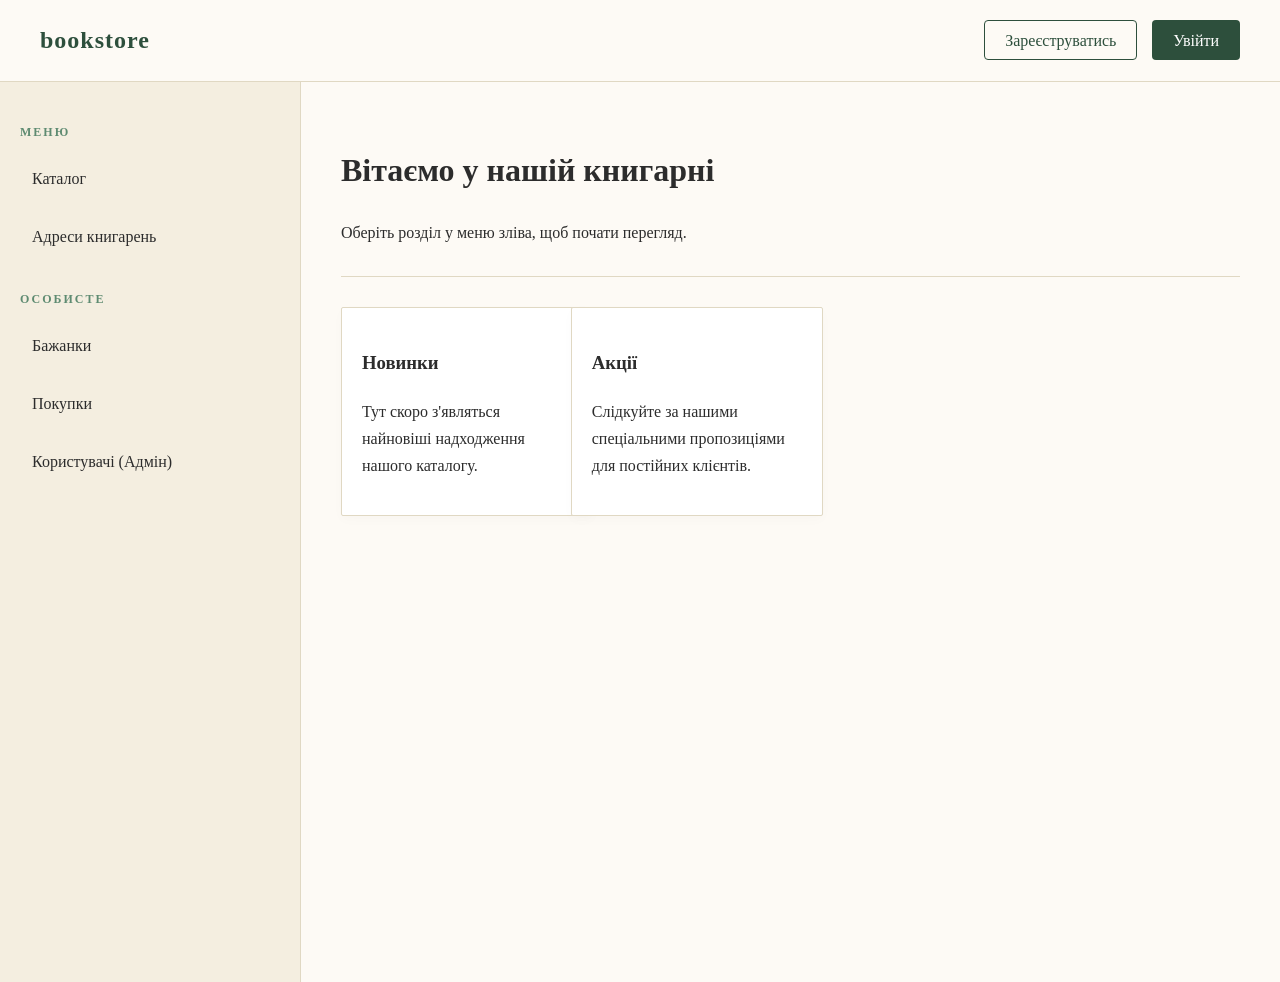
<file: index.html>
<!DOCTYPE html>
<html lang="uk">
<head>
    <meta charset="UTF-8">
    <meta name="viewport" content="width=device-width, initial-scale=1.0">
    <title>Головна | Bookstore</title>
    <link rel="stylesheet" href="css/main.css">
</head>
<body>
    <header class="header-bar">
        <div class="logo">bookstore</div>
        <div class="auth-nav">
            <a href="register.html" class="btn-outline">Зареєструватись</a>
            <a href="login.html" class="btn-primary" style="width: auto;">Увійти</a>
        </div>
    </header>

    <div class="main-layout">
        <aside class="sidebar">
            <nav>
                <div class="sidebar-title">Меню</div>
                <ul class="sidebar-nav">
                    <li class="sidebar-nav-item"><a href="#" class="sidebar-nav-link">Каталог</a></li>
                    <li class="sidebar-nav-item"><a href="#" class="sidebar-nav-link">Адреси книгарень</a></li>
                </ul>

                <div class="sidebar-title" style="margin-top: 30px;">Особисте</div>
                <ul class="sidebar-nav">
                    <li class="sidebar-nav-item"><a href="#" class="sidebar-nav-link">Бажанки</a></li>
                    <li class="sidebar-nav-item"><a href="#" class="sidebar-nav-link">Покупки</a></li>
                    <li class="sidebar-nav-item"><a href="users.html" class="sidebar-nav-link">Користувачі (Адмін)</a></li>
                </ul>
            </nav>
        </aside>

        <main class="content-area">
            <h1>Вітаємо у нашій книгарні</h1>
            <p>Оберіть розділ у меню зліва, щоб почати перегляд.</p>
            
            <div class="section-divider"></div>
            
            <div style="display: grid; grid-template-columns: repeat(auto-fill, minmax(200px, 1fr)); gap: 20px;">
                <div class="user-card-detail" style="margin: 0; padding: 20px;">
                    <h3>Новинки</h3>
                    <p>Тут скоро з'являться найновіші надходження нашого каталогу.</p>
                </div>
                <div class="user-card-detail" style="margin: 0; padding: 20px;">
                    <h3>Акції</h3>
                    <p>Слідкуйте за нашими спеціальними пропозиціями для постійних клієнтів.</p>
                </div>
            </div>
        </main>
    </div>
</body>
</html>
</file>
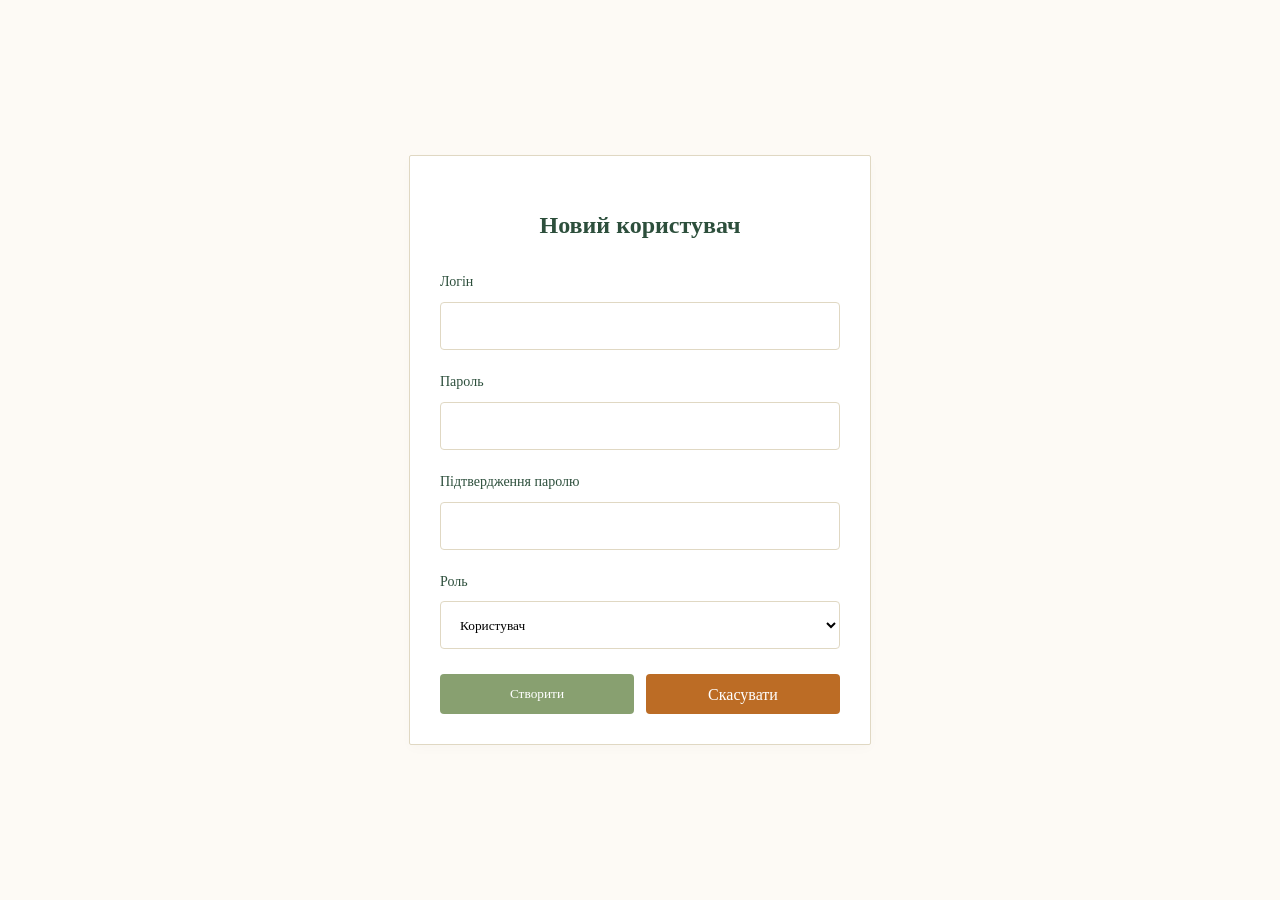
<file: create-user.html>
<!doctype html>
<html lang="uk">
<head>
    <meta charset="utf-8">
    <meta name="viewport" content="width=device-width, initial-scale=1">
    <title>Створити користувача</title>
    <link rel="stylesheet" href="css/main.css">
</head>
<body>
    <main class="main-content">
        <section class="auth-card">
            <h1>Новий користувач</h1>
            <form action="users.html">
                <div class="form-group">
                    <label>Логін</label>
                    <input type="text" name="username" required>
                </div>
                <div class="form-group">
                    <label>Пароль</label>
                    <input type="password" name="password" required>
                </div>
                <div class="form-group">
                    <label>Підтвердження паролю</label>
                    <input type="password" name="confirm" required>
                </div>
                <div class="form-group">
                    <label>Роль</label>
                    <select name="role">
                        <option value="regular" selected>Користувач</option>
                        <option value="admin">Адміністратор</option>
                    </select>
                </div>
                <div class="form-actions">
                    <button type="submit" class="btn-success">Створити</button>
                    <a href="users.html" class="btn-danger">Скасувати</a>
                </div>
            </form>
        </section>
    </main>
</body>
</html>
</file>
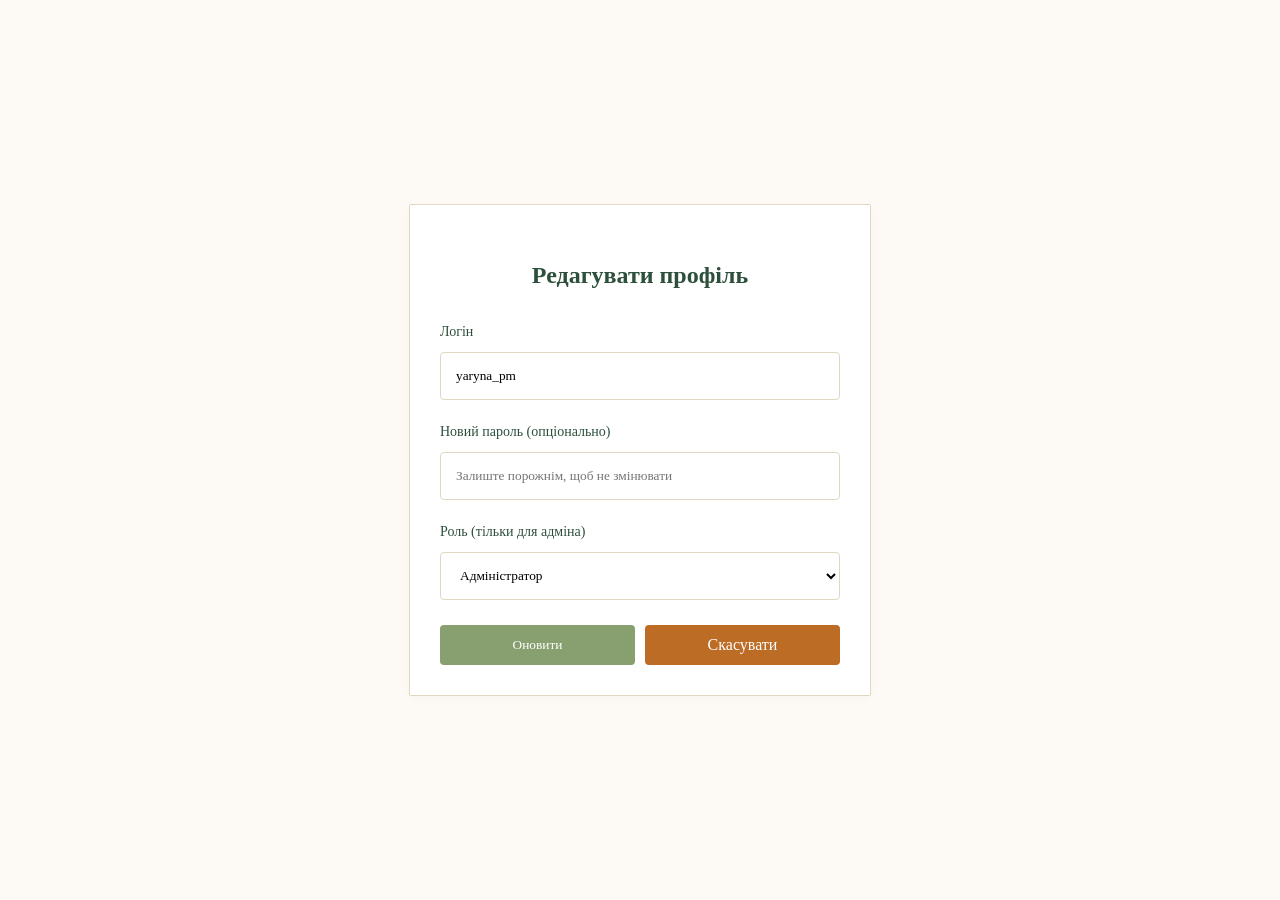
<file: edit-user.html>
<!DOCTYPE html>
<html lang="uk">
<head>
    <meta charset="UTF-8">
    <meta name="viewport" content="width=device-width, initial-scale=1">
    <title>Редагувати користувача | Bookstore</title>
    <link rel="stylesheet" href="css/main.css">
</head>
<body>
    <main class="main-content">
        <section class="auth-card">
            <h1>Редагувати профіль</h1>
            <form action="users.html">
                <div class="form-group">
                    <label>Логін</label>
                    <input type="text" name="username" value="yaryna_pm">
                </div>
                <div class="form-group">
                    <label>Новий пароль (опціонально)</label>
                    <input type="password" name="password" placeholder="Залиште порожнім, щоб не змінювати">
                </div>
                <div class="form-group">
                    <label>Роль (тільки для адміна)</label>
                    <select name="role">
                        <option value="admin" selected>Адміністратор</option>
                        <option value="regular">Користувач</option>
                    </select>
                </div>
                <div style="display: flex; gap: 10px; margin-top: 25px;">
                    <button type="submit" class="btn-success btn-block">Оновити</button>
                    <a href="users.html" class="btn-danger btn-block" style="line-height: 44px; text-align: center; text-decoration: none;">Скасувати</a>
                </div>
            </form>
        </section>
    </main>
</body>
</html>
</file>
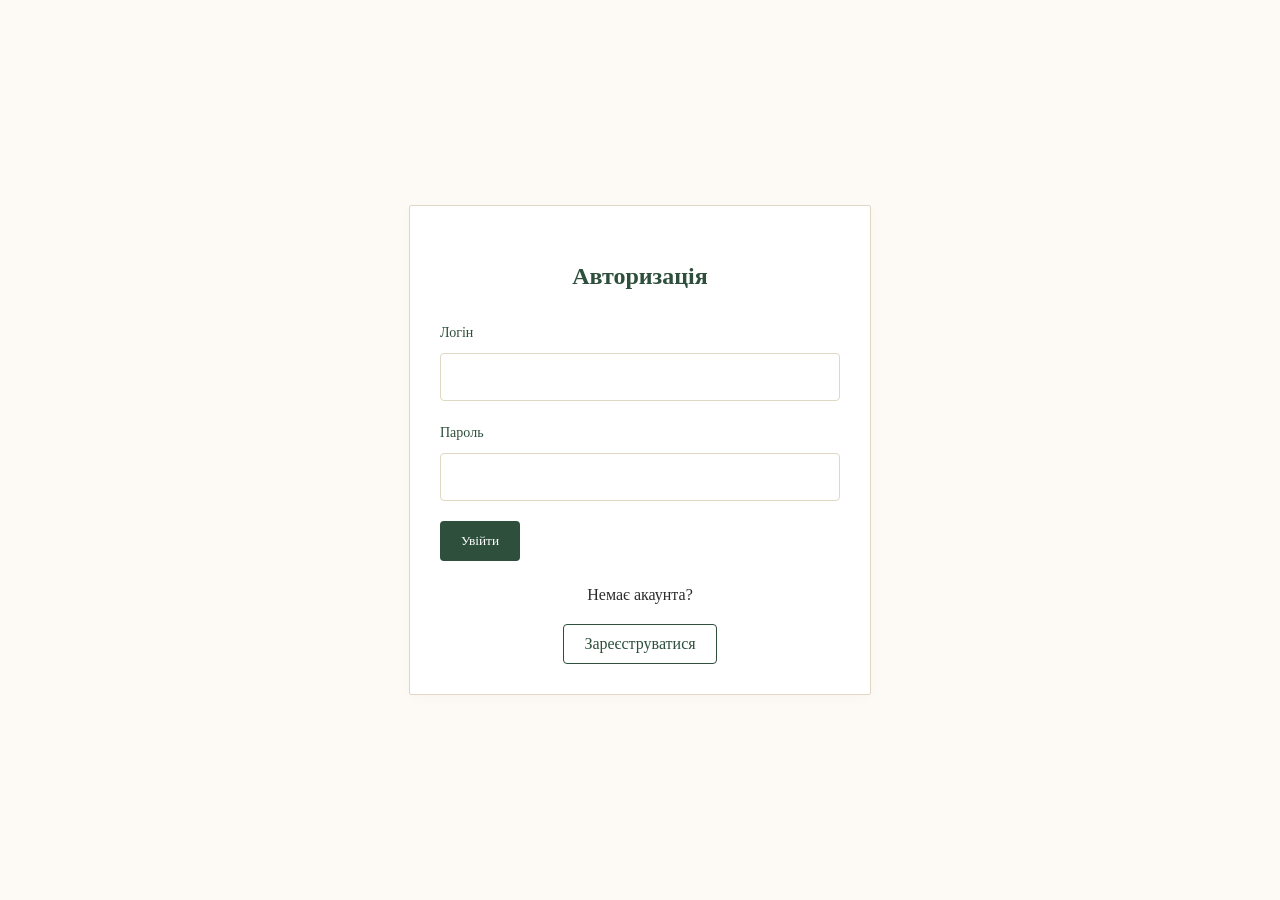
<file: login.html>
<!doctype html>
<html lang="uk">
<head>
    <meta charset="utf-8">
    <meta name="viewport" content="width=device-width, initial-scale=1">
    <title>Вхід | bookstore</title>
    <link rel="stylesheet" href="css/main.css">
</head>
<body>
    <main class="main-content">
        <section class="auth-card">
            <h1>Авторизація</h1>
            <form action="index.html">
                <div class="form-group">
                    <label>Логін</label>
                    <input type="text" name="login" required>
                </div>
                <div class="form-group">
                    <label>Пароль</label>
                    <input type="password" name="password" required>
                </div>
                <button type="submit" class="btn-primary">Увійти</button>
            </form>
            <div class="text-center" style="margin-top: 20px;">
                <p>Немає акаунта?</p>
                <a href="register.html" class="btn-outline">Зареєструватися</a>
            </div>
        </section>
    </main>
</body>
</html>
</file>
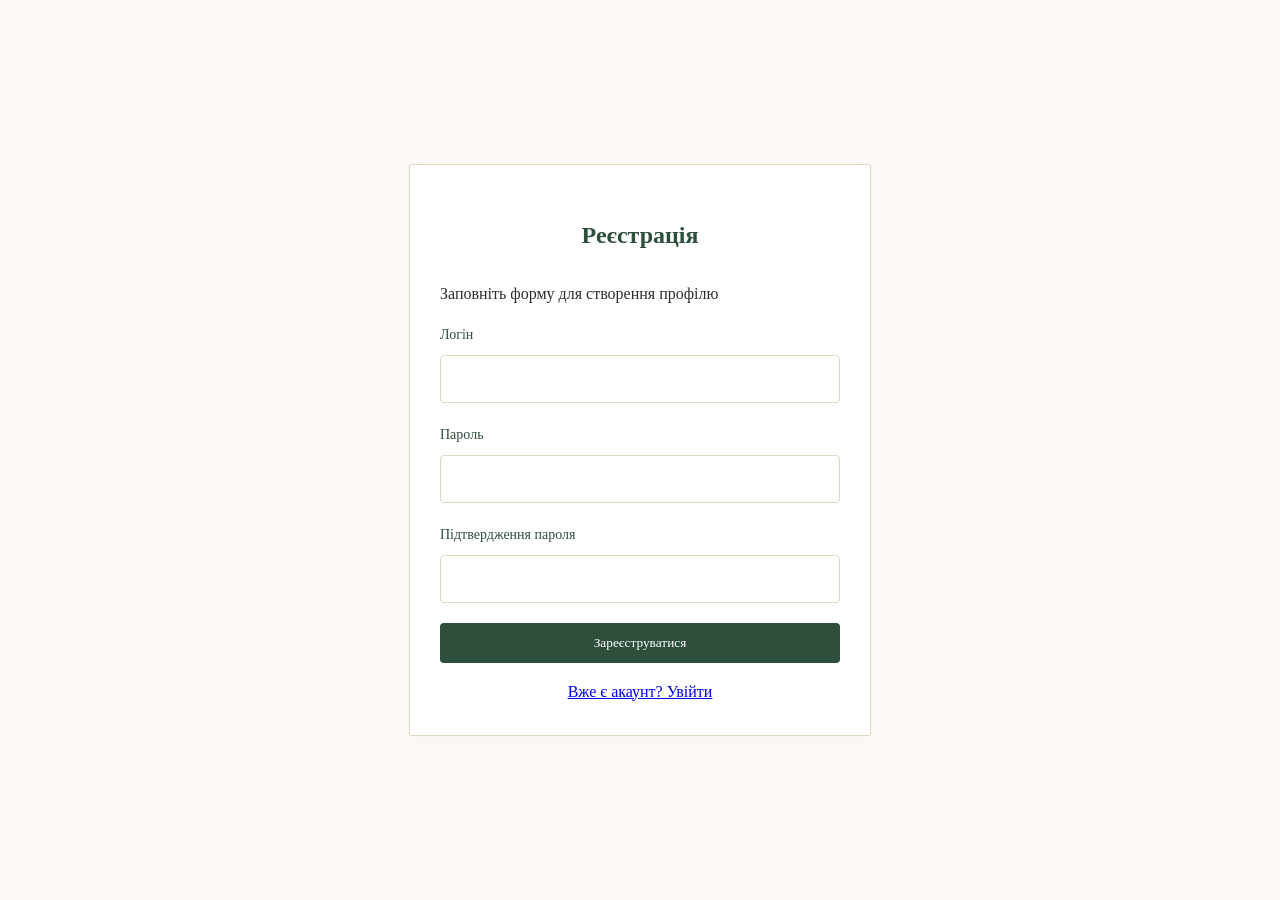
<file: register.html>
<!doctype html>
<html lang="uk">
<head>
    <meta charset="utf-8">
    <meta name="viewport" content="width=device-width, initial-scale=1">
    <title>Реєстрація | bookstore</title>
    <link rel="stylesheet" href="css/main.css">
</head>
<body>
    <main class="main-content">
        <section class="auth-card">
            <h1>Реєстрація</h1>
            <p class="auth-description">
                Заповніть форму для створення профілю
            </p>
            <form action="index.html">
                <div class="form-group">
                    <label>Логін</label>
                    <input type="text" name="username" required>
                </div>
                <div class="form-group">
                    <label>Пароль</label>
                    <input type="password" name="password" required>
                </div>
                <div class="form-group">
                    <label>Підтвердження пароля</label>
                    <input type="password" name="confirm" required>
                </div>
                <button type="submit" class="btn-primary btn-block">
                    Зареєструватися
                </button>
            </form>
            <a href="index.html" class="auth-link" style="display: block; text-align: center; margin-top: 15px;">
                Вже є акаунт? Увійти
            </a>
        </section>
    </main>
</body>
</html>
</file>
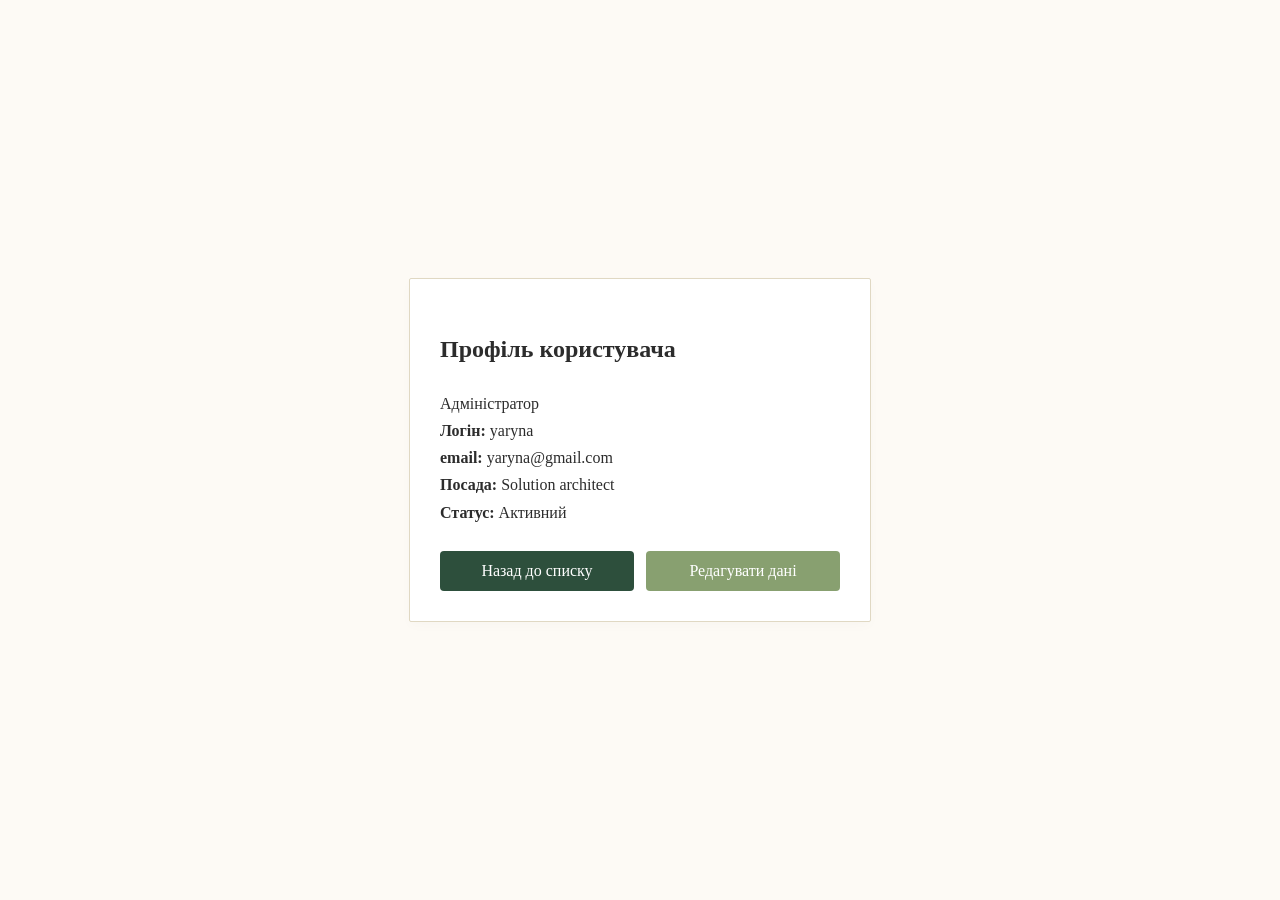
<file: user-detail.html>
<!doctype html>
<html lang="uk">
<head>
    <meta charset="utf-8">
    <meta name="viewport" content="width=device-width, initial-scale=1">
    <title>Профіль користувача | bookstore</title>
    <link rel="stylesheet" href="css/main.css">
</head>
<body>
    <main class="main-content">
        <section class="user-card-detail">
            <h1>Профіль користувача</h1>
            <span class="role-badge role-badge-admin">
                Адміністратор
            </span>
           
            <article class="user-info">
                <div class="info-group">
                    <strong>Логін:</strong>
                    <span>yaryna</span>
                </div>
                <div class="info-group">
                    <strong>email:</strong>
                    <span>yaryna@gmail.com</span>
                </div>
                <div class="info-group">
                    <strong>Посада:</strong>
                    <span>Solution architect</span>
                </div>
                <div class="info-group">
                    <strong>Статус:</strong>
                    <span class="status-active">Активний</span>
                </div>
            </article>

            <div class="form-actions">
                <a href="users.html" class="btn-primary">Назад до списку</a>
                <a href="edit-user.html" class="btn-success">Редагувати дані</a>
            </div>
        </section>
    </main>
</body>
</html>
</file>
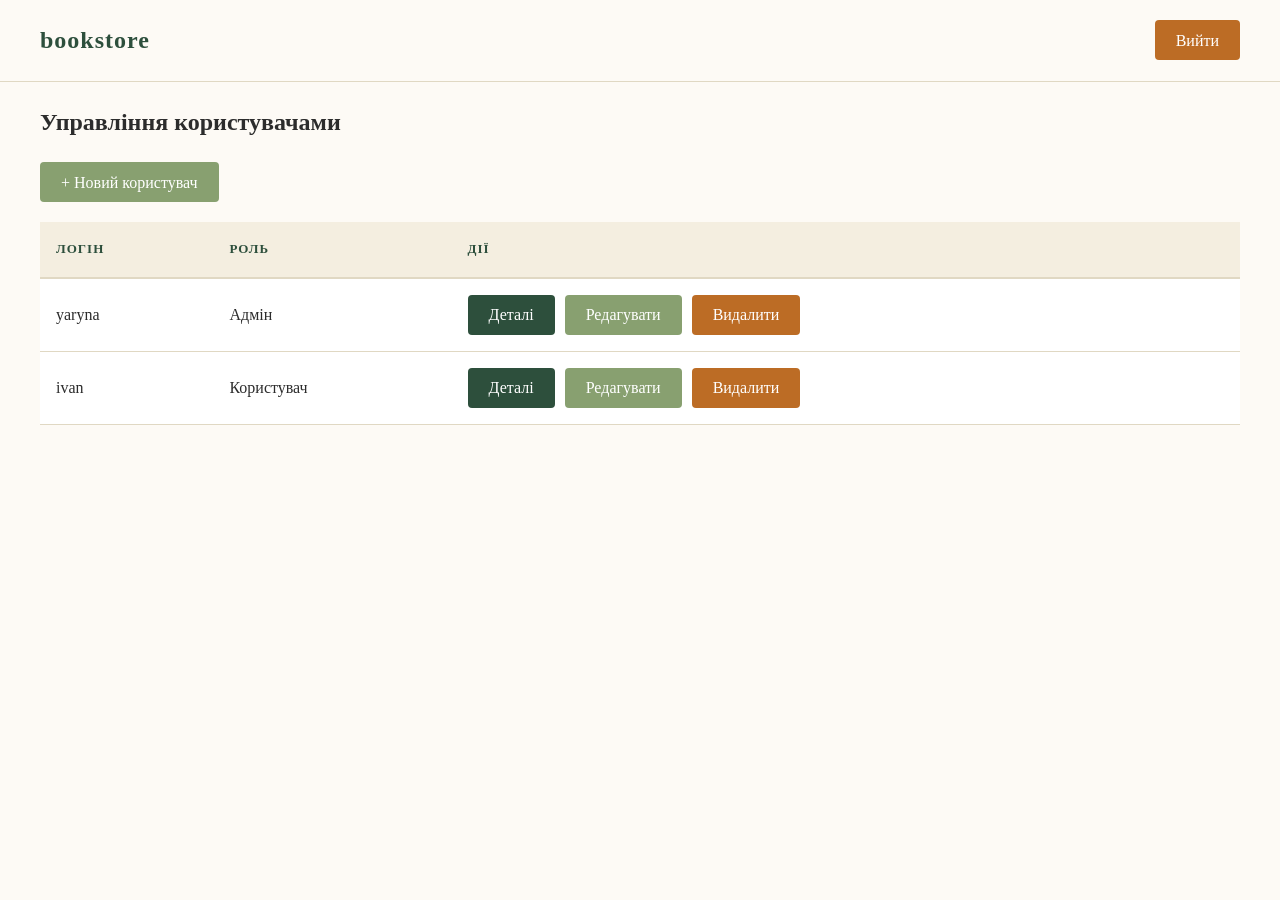
<file: users.html>
<!doctype html>
<html lang="uk">
<head>
    <meta charset="utf-8">
    <meta name="viewport" content="width=device-width, initial-scale=1">
    <title>Користувачі | bookstore</title>
    <link rel="stylesheet" href="css/main.css">
</head>
<body>
    <header class="container header-bar">
        <div class="logo">
            bookstore
        </div>
        <a href="login.html" class="btn-danger header-btn">Вийти</a>
    </header>

    <main class="container">
        <section class="management-wrapper">
            <header class="management-header">
                <h1>Управління користувачами</h1>
                <a href="create-user.html" class="btn-success">
                    + Новий користувач
                </a>
            </header>

            <table class="user-table">
                <thead>
                    <tr>
                        <th>Логін</th>
                        <th>Роль</th>
                        <th>Дії</th>
                    </tr>
                </thead>
                <tbody>
                    <tr>
                        <td>yaryna</td>
                        <td>
                            <span class="role-badge role-badge-admin">Адмін</span>
                        </td>
                        <td>
                            <div class="action-buttons">
                                <a href="user-detail.html" class="btn-primary">Деталі</a>
                                <a href="edit-user.html" class="btn-success">Редагувати</a>
                                <a href="users.html" class="btn-danger">Видалити</a>
                            </div>
                        </td>
                    </tr>
                    <tr>
                        <td>ivan</td>
                        <td>
                            <span class="role-badge role-badge-regular">Користувач</span>
                        </td>
                        <td>
                            <div class="action-buttons">
                                <a href="user-detail.html" class="btn-primary">Деталі</a>
                                <a href="edit-user.html" class="btn-success">Редагувати</a>
                                <a href="users.html" class="btn-danger">Видалити</a>
                            </div>
                        </td>
                    </tr>
                </tbody>
            </table>
        </section>
    </main>
</body>
</html>
</file>
<file: css/main.css>
html {
  -webkit-box-sizing: border-box;
          box-sizing: border-box;
}

body {
  margin: 0;
  font-family: "Georgia", serif, sans-serif;
  background-color: #fdfaf5;
  color: #2c2c2c;
  line-height: 1.7;
}

.container {
  max-width: 1200px;
  margin: 0 auto;
  padding: 0 20px;
}

.main-layout {
  display: -webkit-box;
  display: -ms-flexbox;
  display: flex;
  min-height: 100vh;
}

.content-area {
  -webkit-box-flex: 1;
      -ms-flex: 1;
          flex: 1;
  padding: 40px;
}

.text-center {
  text-align: center;
}

.section-divider {
  margin: 30px 0;
  border-top: 1px solid #e0d8c3;
}

html, body {
  height: 100%;
  margin: 0;
}

.main-content {
  display: -webkit-box;
  display: -ms-flexbox;
  display: flex;
  -webkit-box-orient: vertical;
  -webkit-box-direction: normal;
      -ms-flex-direction: column;
          flex-direction: column;
  -webkit-box-pack: center;
      -ms-flex-pack: center;
          justify-content: center;
  -webkit-box-align: center;
      -ms-flex-align: center;
          align-items: center;
  min-height: 100vh;
  width: 100%;
  background-color: #fdfaf5;
  -webkit-box-sizing: border-box;
          box-sizing: border-box;
}

.btn-primary {
  height: 40px;
  padding: 0 20px;
  border-radius: 4px;
  border: 1px solid transparent;
  cursor: pointer;
  font-family: inherit;
  font-weight: 500;
  color: #ffffff;
  background-color: #2d4f3c;
  text-decoration: none;
  display: -webkit-inline-box;
  display: -ms-inline-flexbox;
  display: inline-flex;
  -webkit-box-pack: center;
      -ms-flex-pack: center;
          justify-content: center;
  -webkit-box-align: center;
      -ms-flex-align: center;
          align-items: center;
  -webkit-transition: all 0.3s ease;
  transition: all 0.3s ease;
  -webkit-box-sizing: border-box;
          box-sizing: border-box;
  width: auto;
}

.btn-outline {
  height: 40px;
  padding: 0 20px;
  border-radius: 4px;
  border: 1px solid transparent;
  cursor: pointer;
  font-family: inherit;
  font-weight: 500;
  color: #ffffff;
  background-color: transparent;
  text-decoration: none;
  display: -webkit-inline-box;
  display: -ms-inline-flexbox;
  display: inline-flex;
  -webkit-box-pack: center;
      -ms-flex-pack: center;
          justify-content: center;
  -webkit-box-align: center;
      -ms-flex-align: center;
          align-items: center;
  -webkit-transition: all 0.3s ease;
  transition: all 0.3s ease;
  -webkit-box-sizing: border-box;
          box-sizing: border-box;
  width: auto;
  color: #2d4f3c;
  border: 1px solid #2d4f3c;
}

.btn-outline:hover {
  background-color: #2d4f3c;
  color: #ffffff;
}

.btn-success {
  height: 40px;
  padding: 0 20px;
  border-radius: 4px;
  border: 1px solid transparent;
  cursor: pointer;
  font-family: inherit;
  font-weight: 500;
  color: #ffffff;
  background-color: #88a070;
  text-decoration: none;
  display: -webkit-inline-box;
  display: -ms-inline-flexbox;
  display: inline-flex;
  -webkit-box-pack: center;
      -ms-flex-pack: center;
          justify-content: center;
  -webkit-box-align: center;
      -ms-flex-align: center;
          align-items: center;
  -webkit-transition: all 0.3s ease;
  transition: all 0.3s ease;
  -webkit-box-sizing: border-box;
          box-sizing: border-box;
  width: auto;
}

.btn-danger {
  height: 40px;
  padding: 0 20px;
  border-radius: 4px;
  border: 1px solid transparent;
  cursor: pointer;
  font-family: inherit;
  font-weight: 500;
  color: #ffffff;
  background-color: #bc6c25;
  text-decoration: none;
  display: -webkit-inline-box;
  display: -ms-inline-flexbox;
  display: inline-flex;
  -webkit-box-pack: center;
      -ms-flex-pack: center;
          justify-content: center;
  -webkit-box-align: center;
      -ms-flex-align: center;
          align-items: center;
  -webkit-transition: all 0.3s ease;
  transition: all 0.3s ease;
  -webkit-box-sizing: border-box;
          box-sizing: border-box;
  width: auto;
}

.btn-block {
  width: 100%;
  text-align: center;
}

.form-group {
  margin-bottom: 20px;
}

input,
select {
  width: 100%;
  height: 48px;
  padding: 0 15px;
  border-radius: 4px;
  border: 1px solid #e0d8c3;
  background-color: #ffffff;
  font-family: inherit;
  -webkit-box-sizing: border-box;
          box-sizing: border-box;
  display: block;
}

.form-actions {
  display: -webkit-box !important;
  display: -ms-flexbox !important;
  display: flex !important;
  gap: 12px !important;
  margin-top: 25px;
  width: 100%;
  -webkit-box-pack: justify;
      -ms-flex-pack: justify;
          justify-content: space-between;
}

.form-actions a, .form-actions button {
  -webkit-box-flex: 1 !important;
      -ms-flex: 1 1 0% !important;
          flex: 1 1 0% !important;
  width: 100% !important;
  min-width: 0;
  margin: 0 !important;
  white-space: nowrap;
}

.auth-card, .user-card-detail {
  background-color: #ffffff;
  border-radius: 2px;
  padding: 30px;
  border: 1px solid #e0d8c3;
  -webkit-box-shadow: 0 4px 12px rgba(0, 0, 0, 0.02);
          box-shadow: 0 4px 12px rgba(0, 0, 0, 0.02);
  width: 100%;
  max-width: 400px;
}

label {
  display: block;
  margin-bottom: 8px;
  font-size: 14px;
  color: #2d4f3c;
}

input:focus,
select:focus {
  outline: none;
  border-color: #5e8b71;
}

.user-table {
  width: 100%;
  border-collapse: collapse;
  margin-top: 20px;
  background-color: #ffffff;
}

.user-table th {
  text-align: left;
  padding: 16px;
  background-color: #f4eee0;
  color: #2d4f3c;
  font-weight: 600;
  border-bottom: 2px solid #e0d8c3;
  text-transform: uppercase;
  font-size: 13px;
  letter-spacing: 1px;
}

.user-table td {
  padding: 16px;
  border-bottom: 1px solid #e0d8c3;
  color: #2c2c2c;
}

.action-buttons {
  display: -webkit-box;
  display: -ms-flexbox;
  display: flex;
  gap: 10px;
}

@media (max-width: 768px) {
  .user-table, thead, tbody, th, td, tr {
    display: block;
  }
  .user-table th {
    display: none;
  }
  .user-table td {
    padding: 10px;
    text-align: right;
    position: relative;
    border-bottom: 1px solid #e0d8c3;
  }
  .user-table td:before {
    content: attr(data-label);
    position: absolute;
    left: 10px;
    font-weight: bold;
    text-transform: uppercase;
    font-size: 11px;
  }
}

.sidebar {
  width: 260px;
  background-color: #f4eee0;
  border-right: 1px solid #e0d8c3;
  padding: 40px 20px;
  display: -webkit-box;
  display: -ms-flexbox;
  display: flex;
  -webkit-box-orient: vertical;
  -webkit-box-direction: normal;
      -ms-flex-direction: column;
          flex-direction: column;
  gap: 30px;
}

.sidebar-nav {
  list-style: none;
  padding: 0;
  margin: 0;
}

.sidebar-nav-item {
  margin-bottom: 15px;
}

.sidebar-nav-link {
  text-decoration: none;
  color: #2c2c2c;
  font-size: 16px;
  display: block;
  padding: 8px 12px;
  border-radius: 4px;
  -webkit-transition: background 0.2s;
  transition: background 0.2s;
}

.sidebar-nav-link:hover {
  background-color: rgba(94, 139, 113, 0.1);
  color: #2d4f3c;
}

.sidebar-title {
  font-size: 12px;
  text-transform: uppercase;
  letter-spacing: 2px;
  color: #5e8b71;
  margin-bottom: 15px;
  font-weight: bold;
}

.header-bar {
  display: -webkit-box;
  display: -ms-flexbox;
  display: flex;
  -webkit-box-pack: justify;
      -ms-flex-pack: justify;
          justify-content: space-between;
  -webkit-box-align: center;
      -ms-flex-align: center;
          align-items: center;
  padding: 20px 40px;
  background-color: #fdfaf5;
  border-bottom: 1px solid #e0d8c3;
}

.logo {
  font-size: 24px;
  font-weight: bold;
  color: #2d4f3c;
  text-transform: lowercase;
  letter-spacing: 1px;
}

.auth-nav {
  display: -webkit-box;
  display: -ms-flexbox;
  display: flex;
  gap: 15px;
}

.auth-card {
  background-color: #ffffff;
  border-radius: 2px;
  padding: 30px;
  border: 1px solid #e0d8c3;
  -webkit-box-shadow: 0 4px 12px rgba(0, 0, 0, 0.02);
          box-shadow: 0 4px 12px rgba(0, 0, 0, 0.02);
  width: 100%;
  max-width: 400px;
}

.auth-card h1 {
  text-align: center;
  margin-bottom: 24px;
  color: #2d4f3c;
}
/*# sourceMappingURL=main.css.map */
</file>
